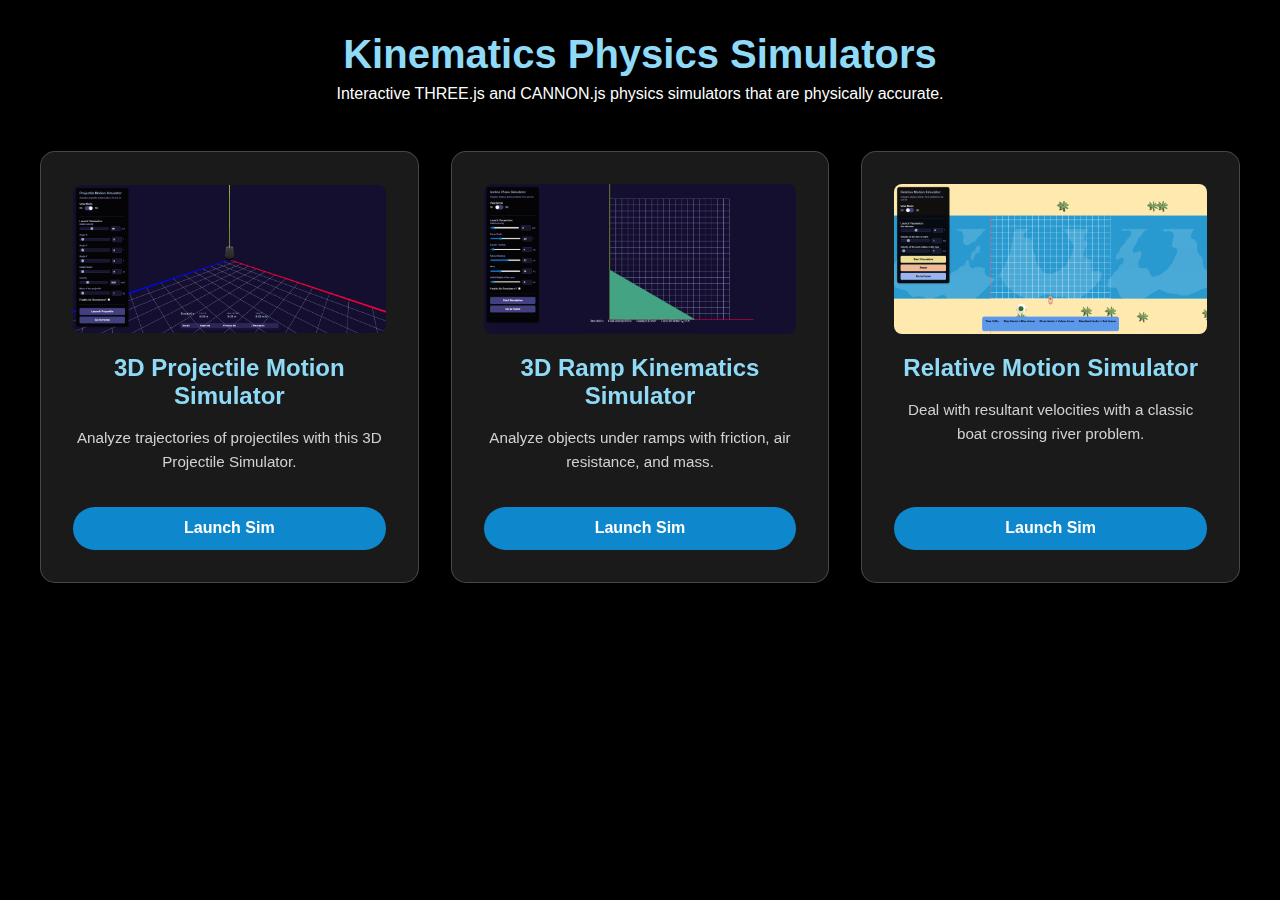
<file: home.html>
<!DOCTYPE html>
<html lang="en">
    <head>
        <meta charset="UTF-8">
        <meta name="viewport" content="width=device-width, initial-scale=1.0">
        <title>Kinematics Physics Simulators</title>
        <link rel="stylesheet" href="home-style.css">
    </head>
    <body>
        <header>
            <h1>Kinematics Physics Simulators</h1>
            <p>Interactive THREE.js and CANNON.js physics simulators that are physically accurate.</p>
        </header>
        <main class="sim-grid">
            <div class="card">
                <div class="card-icon">
                    <img src="assets/projectile.PNG" alt="Projectile Motion Simulation">
                </div>
                <h2>3D Projectile Motion Simulator</h2>
                <p>Analyze trajectories of projectiles with this 3D Projectile Simulator.</p>
                <a href="projectile-motion.html" class="btn">Launch Sim</a>
            </div>
            <div class="card">
               <div class="card-icon">
                    <img src="assets/ramp.png" alt="Ramp Kinematics">
               </div>
                <h2>3D Ramp Kinematics Simulator</h2>
                <p>Analyze objects under ramps with friction, air resistance, and mass.</p>
                <a href="incline-kinematics.html" class="btn">Launch Sim</a>
            </div>
            <div class="card">
                <div class="card-icon">
                    <img src="assets/relative.png" alt="Relative Motion Kinematics">
                </div>
                <h2>Relative Motion Simulator</h2>
                <p>Deal with resultant velocities with a classic boat crossing river problem.</p>
                <a href="relative-motion.html" class="btn">Launch Sim</a>
            </div>
        </main>
    </body>
</html>
</file>
<file: home-style.css>
* {
    margin: 0;
    padding: 0;
    box-sizing: border-box;
    font-family: Arial, Helvetica, sans-serif;
}
body{
    background: black;
    color: white;
    min-height: 100vh;
    padding: 2rem;
}
header{
    text-align: center;
    margin-bottom: 3rem;
}
header h1{
    font-size: 2.5rem;
    margin-bottom: 0.5rem;
    color: #8fdbf7;
}
.sim-grid{
    display: grid;
    grid-template-columns: repeat(auto-fit, minmax(300px, 1fr));
    gap: 2rem;
    max-width: 1200px;
    margin: 0 auto;
}
.card{
    background: rgba(255, 255, 255, 0.1);
    backdrop-filter: blur(10px);
    border: 1px solid rgba(255, 255, 255, 0.2);
    border-radius: 15px;
    padding: 2rem;
    text-align: center;
    transition: transform 0.3s ease, box-shadow 0.3s ease;
    display: flex;
    flex-direction: column;
    height: 100%;
}
.card:hover{
    transform: translateY(-10px);
}
.card-icon{
   width: 100%;
   height: 150px;
   margin-bottom: 20px;
   display: flex;
   align-items: center;
   justify-content: center;
   overflow: hidden;
}
.card-icon img {
    max-width: 100%;
    max-height: 100%;
    object-fit: contain;
    border-radius: 8px;
}
.card h2{
    margin-bottom: 1rem;
    color: #8fdbf7;
}
.card p {
    flex-grow: 1;
    font-size: 0.95rem;
    line-height: 1.6;
    margin-bottom: 2rem;
    color: #d1d1d1;
}
.btn{
    display: inline-block;
    padding: 0.8rem 1.5rem;
    background: #0E87CC;
    color: white;
    text-decoration: none;
    border-radius: 25px;
    font-weight: bold;
    transition: background 0.3s;
}
.btn:hover{
    background: #0ea5cc;
}
</file>
